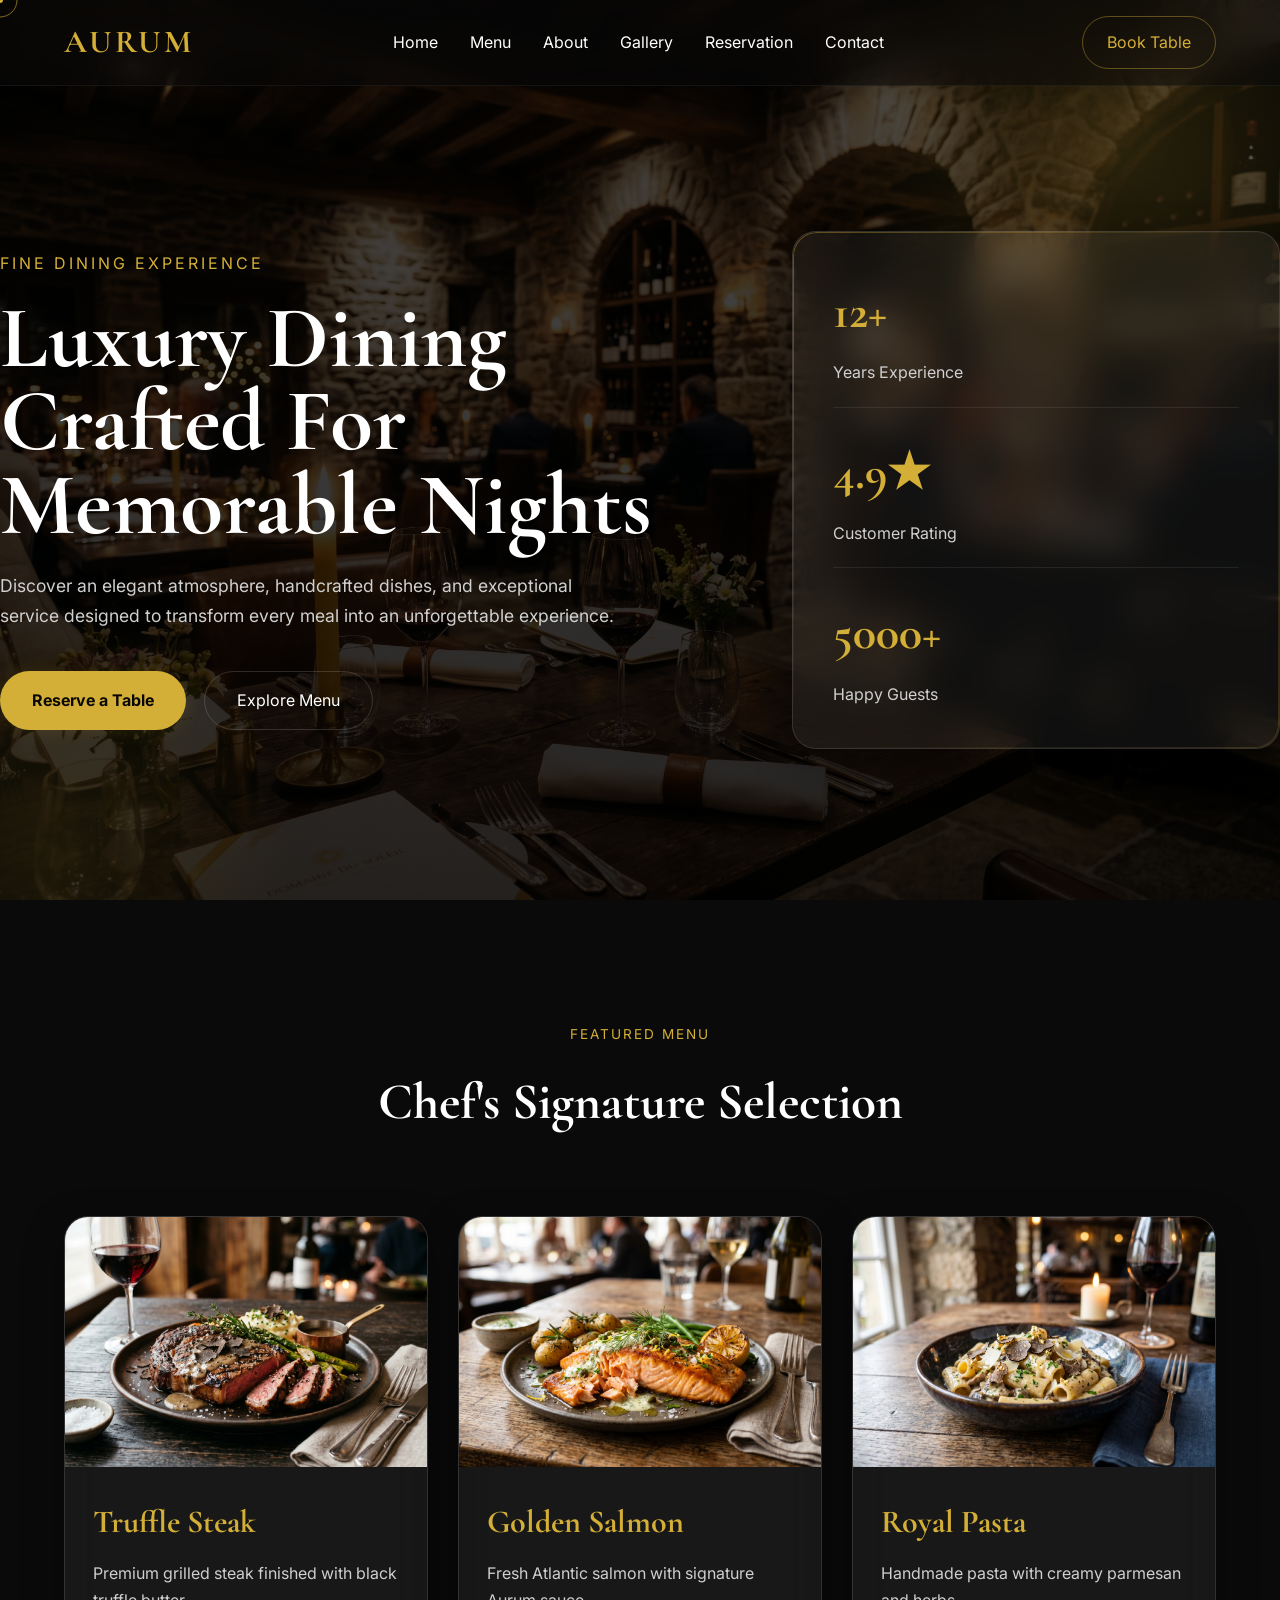
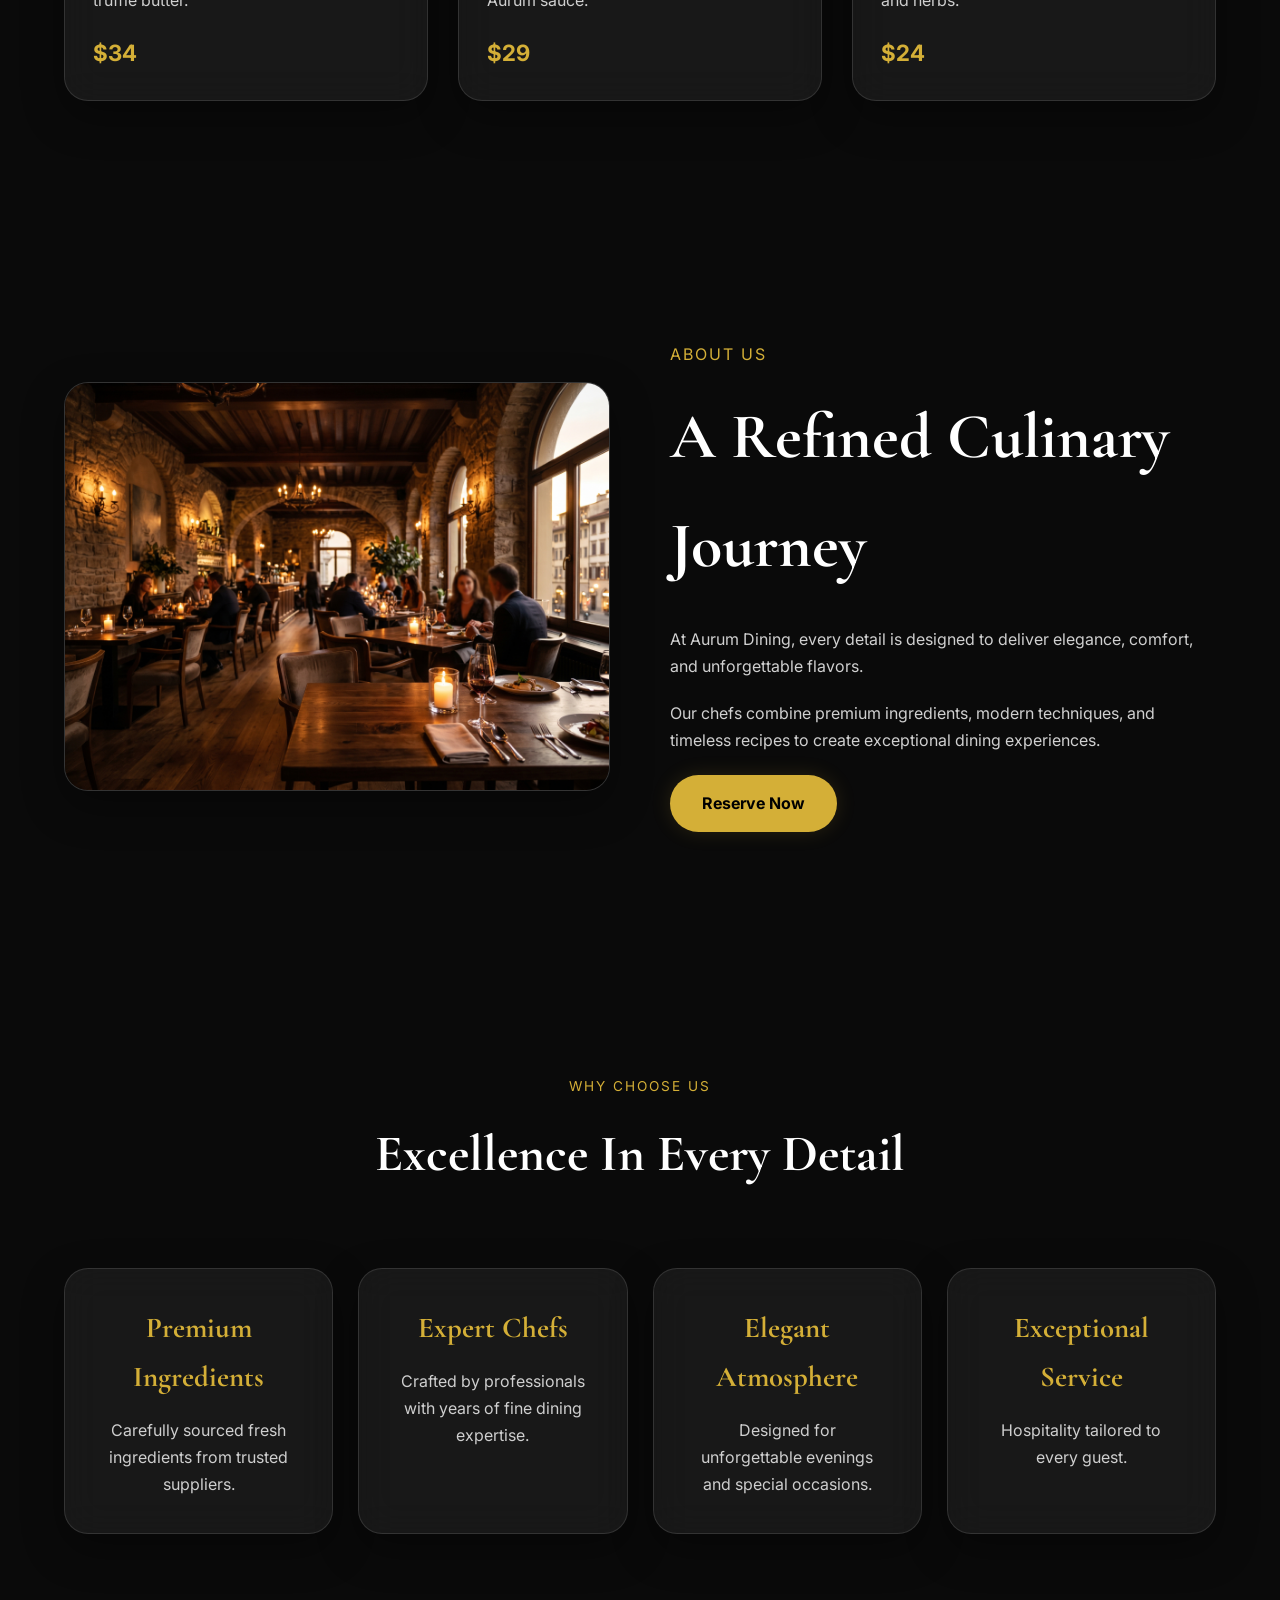
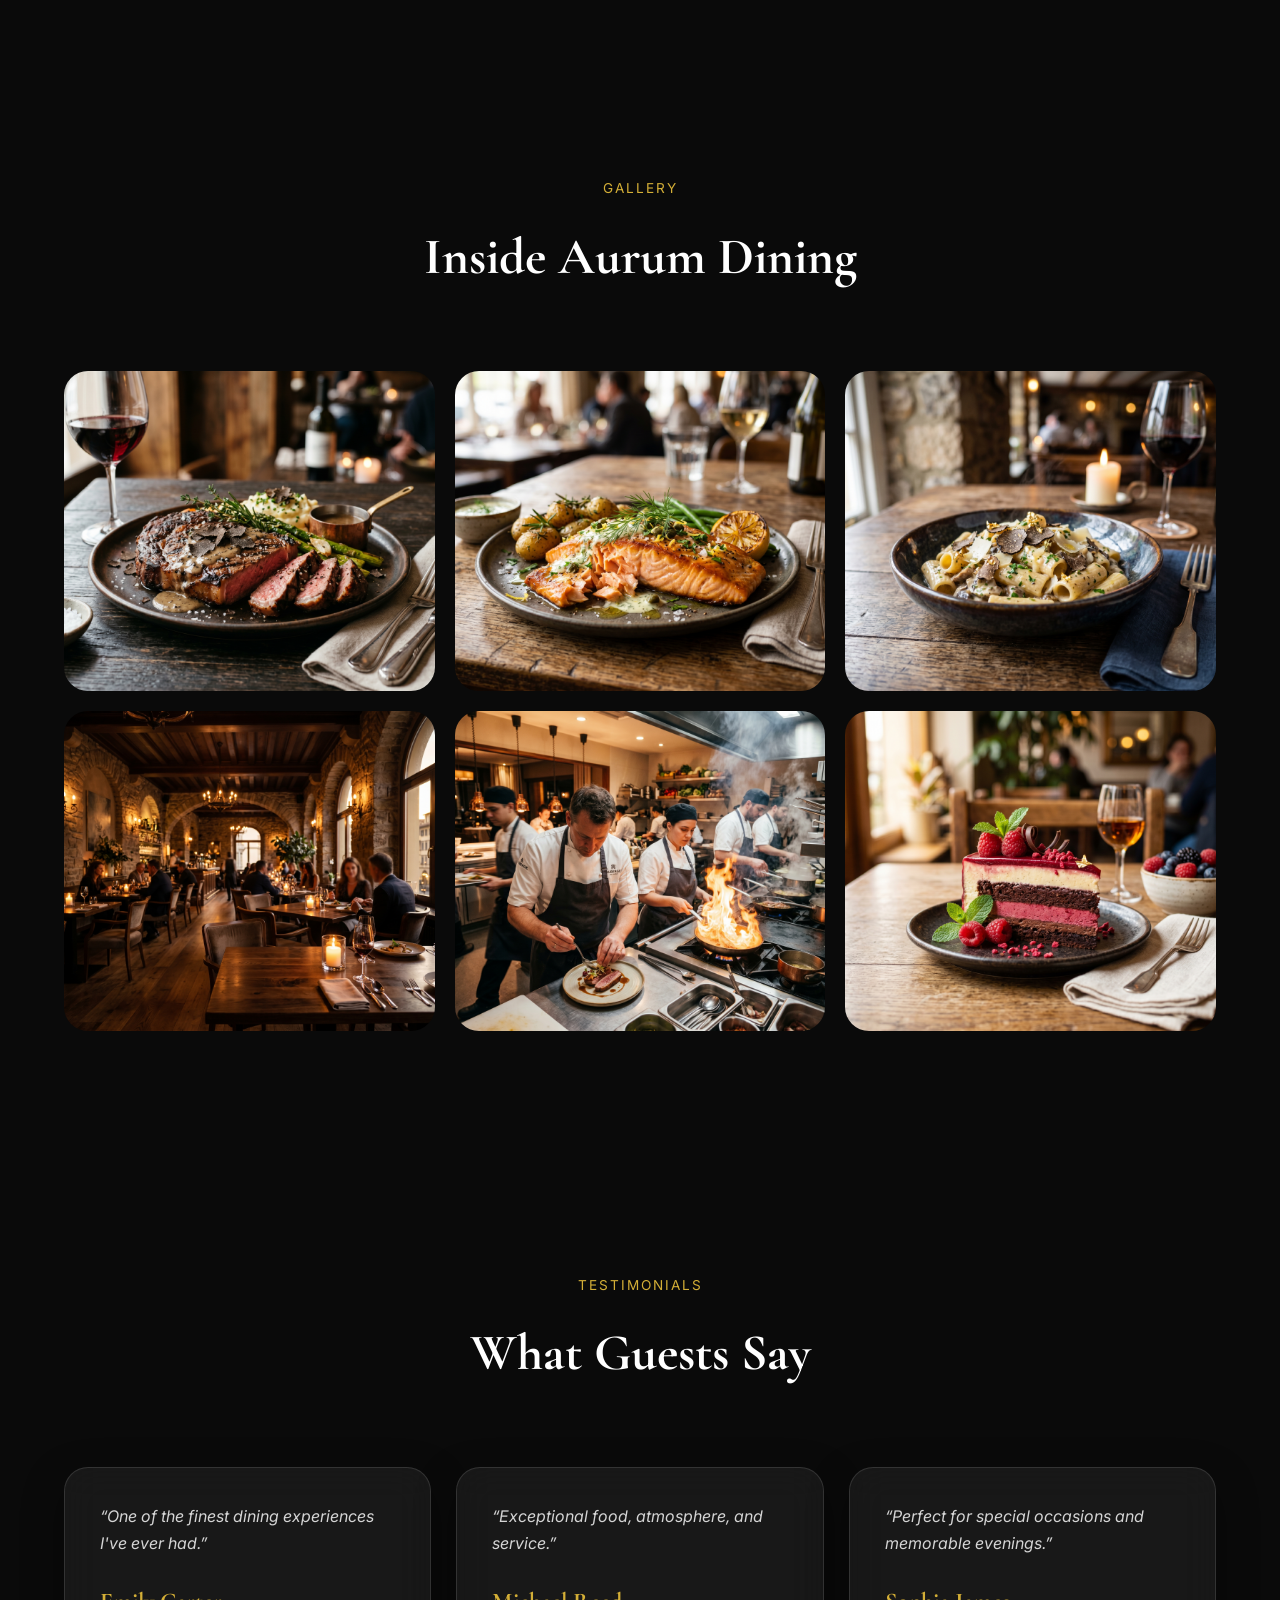
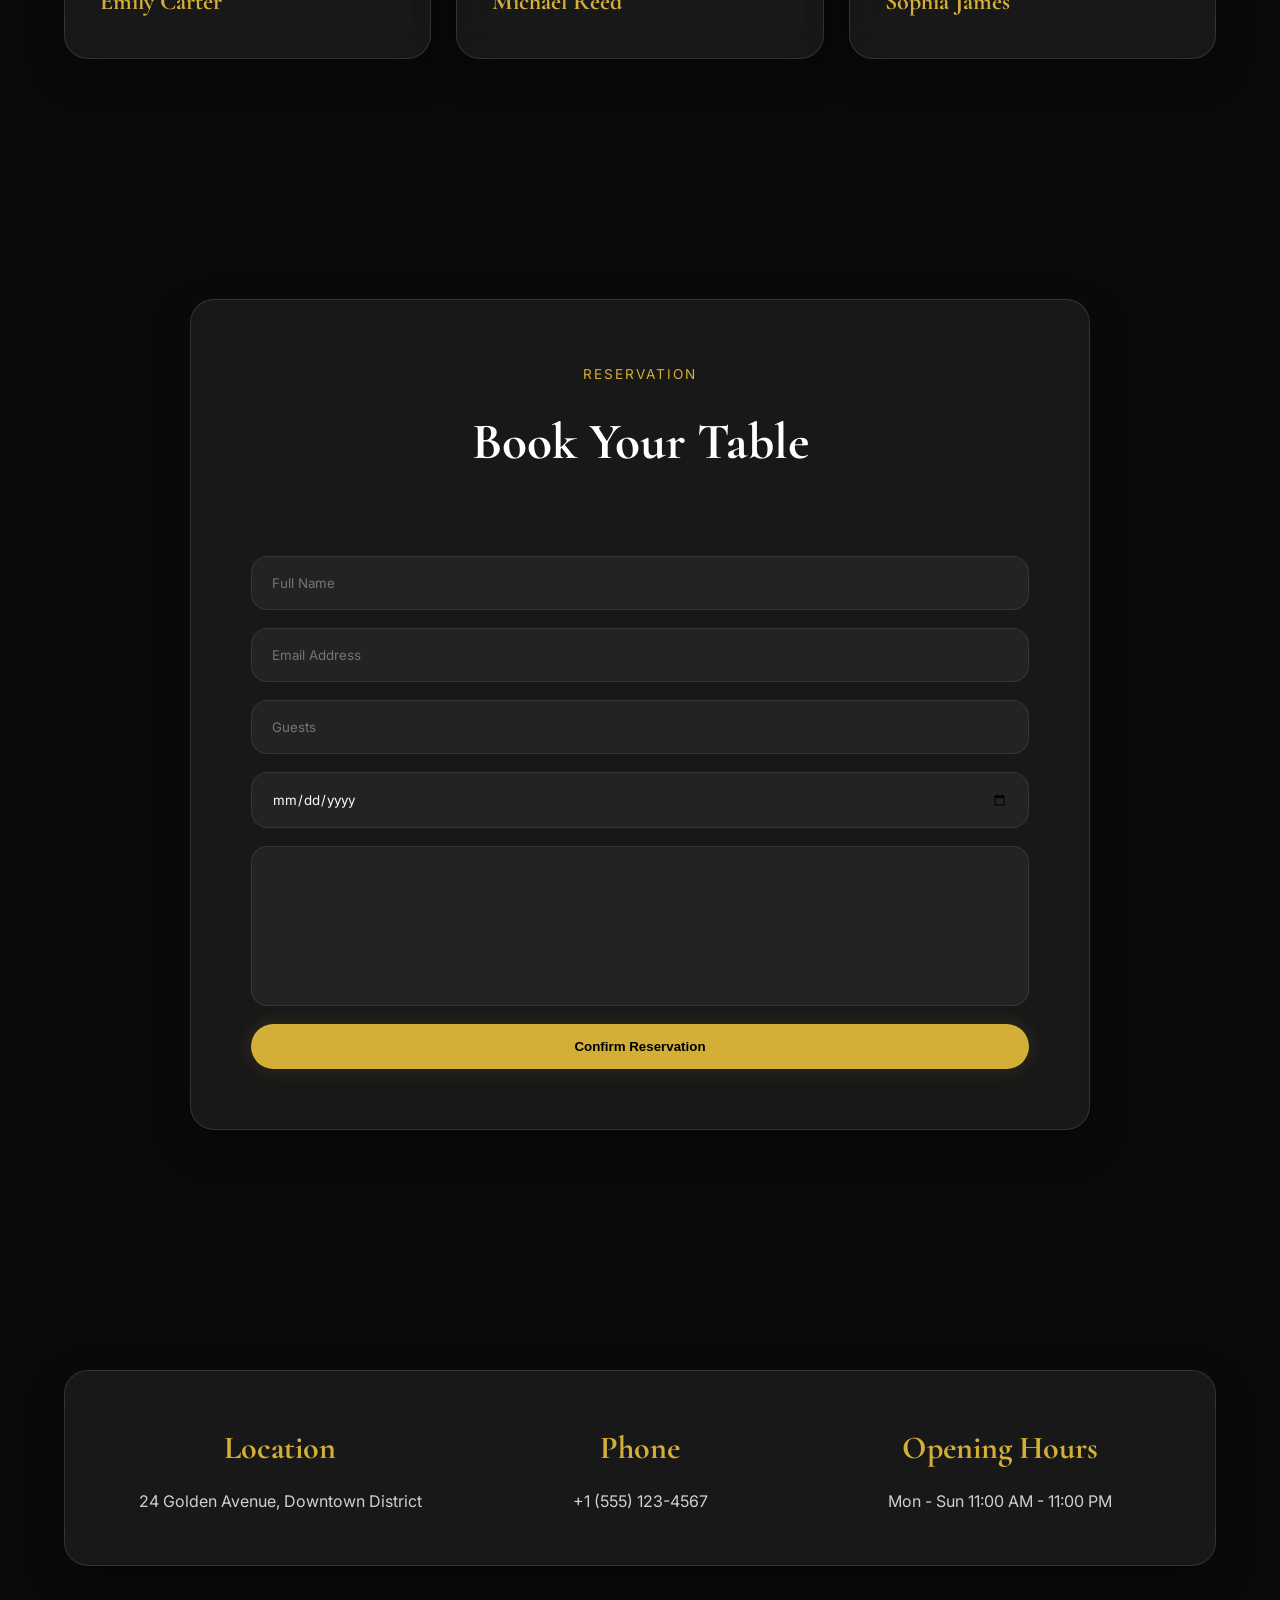
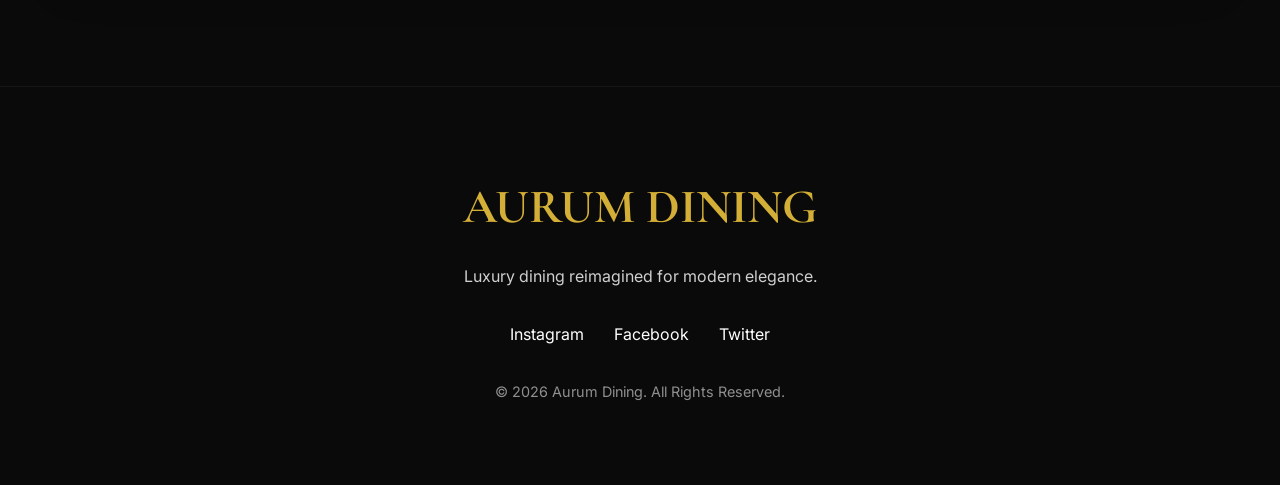
<file: restaurant/index.html>
<!DOCTYPE html>
<html lang="en">
<head>
    <meta charset="UTF-8">
    <meta name="viewport" content="width=device-width, initial-scale=1.0">
    <title>Aurum Dining | Luxury Restaurant</title>

    <link rel="preconnect" href="https://fonts.googleapis.com">
    <link rel="preconnect" href="https://fonts.gstatic.com" crossorigin>
    <link href="https://fonts.googleapis.com/css2?family=Cormorant+Garamond:wght@400;500;600;700&family=Inter:wght@300;400;500;600;700&display=swap" rel="stylesheet">

    <link rel="stylesheet" href="style.css">
</head>
<body>

    <div class="cursor-dot"></div>
    <div class="cursor-ring"></div>

    <!-- ================= NAVBAR ================= -->

    <header class="header">
        <div class="container nav-container">

            <a href="#" class="logo">
                <span>AURUM</span>
            </a>

            <nav class="nav">
                <a href="#home">Home</a>
                <a href="#dishes">Menu</a>
                <a href="#about">About</a>
                <a href="#gallery">Gallery</a>
                <a href="#reservation">Reservation</a>
                <a href="#contact">Contact</a>
            </nav>

            <button class="menu-toggle" aria-label="Menu">
                <span></span>
                <span></span>
                <span></span>
            </button>

            <a href="#reservation" class="nav-btn">
                Book Table
            </a>

        </div>
    </header>

    <!-- ================= HERO ================= -->

    <section class="hero" id="home">

        <div class="hero-overlay"></div>

        <div class="container hero-content">

            <div class="hero-text">

                <span class="hero-subtitle">
                    Fine Dining Experience
                </span>

                <h1>
                    Luxury Dining
                    Crafted For
                    Memorable Nights
                </h1>

                <p>
                    Discover an elegant atmosphere, handcrafted dishes,
                    and exceptional service designed to transform every
                    meal into an unforgettable experience.
                </p>

                <div class="hero-buttons">

                    <a href="#reservation" class="btn-primary">
                        Reserve a Table
                    </a>

                    <a href="#dishes" class="btn-secondary">
                        Explore Menu
                    </a>

                </div>

            </div>

            <div class="hero-card glass">

                <div class="hero-stat">
                    <h3>12+</h3>
                    <span>Years Experience</span>
                </div>

                <div class="hero-stat">
                    <h3>4.9★</h3>
                    <span>Customer Rating</span>
                </div>

                <div class="hero-stat">
                    <h3>5000+</h3>
                    <span>Happy Guests</span>
                </div>

            </div>

        </div>

    </section>

    <!-- ================= FEATURED DISHES ================= -->

    <section class="section" id="dishes">

        <div class="container">

            <div class="section-title">
                <span>Featured Menu</span>
                <h2>Chef's Signature Selection</h2>
            </div>

            <div class="dish-grid">

                <article class="dish-card glass">

                    <img src="assets/steak.jpeg"
                         alt="Dish">

                    <div class="dish-content">

                        <h3>Truffle Steak</h3>

                        <p>
                            Premium grilled steak finished
                            with black truffle butter.
                        </p>

                        <div class="price-row">
                            <span>$34</span>
                        </div>

                    </div>

                </article>

                <article class="dish-card glass">

                    <img src="assets/salmon.jpeg"
                         alt="Dish">

                    <div class="dish-content">

                        <h3>Golden Salmon</h3>

                        <p>
                            Fresh Atlantic salmon with
                            signature Aurum sauce.
                        </p>

                        <div class="price-row">
                            <span>$29</span>
                        </div>

                    </div>

                </article>

                <article class="dish-card glass">

                    <img src="assets/pasta.jpeg"
                         alt="Dish">

                    <div class="dish-content">

                        <h3>Royal Pasta</h3>

                        <p>
                            Handmade pasta with creamy
                            parmesan and herbs.
                        </p>

                        <div class="price-row">
                            <span>$24</span>
                        </div>

                    </div>

                </article>

            </div>

        </div>

    </section>

    <!-- ================= ABOUT ================= -->

    <section class="section" id="about">

        <div class="container about-container">

            <div class="about-image glass">

                <img src="assets/restaurant.jpg"
                     alt="Restaurant">

            </div>

            <div class="about-content">

                <span>About Us</span>

                <h2>
                    A Refined Culinary Journey
                </h2>

                <p>
                    At Aurum Dining, every detail is designed
                    to deliver elegance, comfort, and
                    unforgettable flavors.
                </p>

                <p>
                    Our chefs combine premium ingredients,
                    modern techniques, and timeless recipes
                    to create exceptional dining experiences.
                </p>

                <a href="#reservation"
                   class="btn-primary">
                    Reserve Now
                </a>

            </div>

        </div>

    </section>

    <!-- ================= WHY US ================= -->

    <section class="section">

        <div class="container">

            <div class="section-title">
                <span>Why Choose Us</span>
                <h2>Excellence In Every Detail</h2>
            </div>

            <div class="features-grid">

                <div class="feature-card glass">
                    <h3>Premium Ingredients</h3>
                    <p>
                        Carefully sourced fresh ingredients
                        from trusted suppliers.
                    </p>
                </div>

                <div class="feature-card glass">
                    <h3>Expert Chefs</h3>
                    <p>
                        Crafted by professionals with years
                        of fine dining expertise.
                    </p>
                </div>

                <div class="feature-card glass">
                    <h3>Elegant Atmosphere</h3>
                    <p>
                        Designed for unforgettable evenings
                        and special occasions.
                    </p>
                </div>

                <div class="feature-card glass">
                    <h3>Exceptional Service</h3>
                    <p>
                        Hospitality tailored to every guest.
                    </p>
                </div>

            </div>

        </div>

    </section>

    <!-- ================= GALLERY ================= -->

    <section class="section" id="gallery">

        <div class="container">

            <div class="section-title">
                <span>Gallery</span>
                <h2>Inside Aurum Dining</h2>
            </div>

            <div class="gallery-grid">

                <img src="assets/steak.jpeg" alt="">
                <img src="assets/salmon.jpeg" alt="">
                <img src="assets/pasta.jpeg" alt="">
                <img src="assets/restaurant.jpg" alt="">
                <img src="assets/chef.jpg" alt="">
                <img src="assets/dessert.jpg" alt="">

            </div>

        </div>

    </section>

    <!-- ================= TESTIMONIALS ================= -->

    <section class="section">

        <div class="container">

            <div class="section-title">
                <span>Testimonials</span>
                <h2>What Guests Say</h2>
            </div>

            <div class="testimonial-grid">

                <div class="testimonial glass">

                    <p>
                        “One of the finest dining experiences
                        I've ever had.”
                    </p>

                    <h4>Emily Carter</h4>

                </div>

                <div class="testimonial glass">

                    <p>
                        “Exceptional food, atmosphere,
                        and service.”
                    </p>

                    <h4>Michael Reed</h4>

                </div>

                <div class="testimonial glass">

                    <p>
                        “Perfect for special occasions and
                        memorable evenings.”
                    </p>

                    <h4>Sophia James</h4>

                </div>

            </div>

        </div>

    </section>

    <!-- ================= RESERVATION ================= -->

    <section class="section" id="reservation">

        <div class="container">

            <div class="reservation glass">

                <div class="section-title">
                    <span>Reservation</span>
                    <h2>Book Your Table</h2>
                </div>

                <form class="reservation-form">

                    <input
                        type="text"
                        placeholder="Full Name">

                    <input
                        type="email"
                        placeholder="Email Address">

                    <input
                        type="number"
                        placeholder="Guests">

                    <input
                        type="date">

                    <textarea
                        placeholder="Special Requests">
                    </textarea>

                    <button type="submit"
                            class="btn-primary">

                        Confirm Reservation

                    </button>

                </form>

            </div>

        </div>

    </section>

    <!-- ================= CONTACT ================= -->

    <section class="section" id="contact">

        <div class="container">

            <div class="contact-wrapper glass">

                <div>

                    <h3>Location</h3>

                    <p>
                        24 Golden Avenue,
                        Downtown District
                    </p>

                </div>

                <div>

                    <h3>Phone</h3>

                    <p>
                        +1 (555) 123-4567
                    </p>

                </div>

                <div>

                    <h3>Opening Hours</h3>

                    <p>
                        Mon - Sun
                        11:00 AM - 11:00 PM
                    </p>

                </div>

            </div>

        </div>

    </section>

    <!-- ================= FOOTER ================= -->

    <footer class="footer">

        <div class="container">

            <h2>AURUM DINING</h2>

            <p>
                Luxury dining reimagined for modern elegance.
            </p>

            <div class="footer-links">

                <a href="#">Instagram</a>
                <a href="#">Facebook</a>
                <a href="#">Twitter</a>

            </div>

            <span>
                © 2026 Aurum Dining. All Rights Reserved.
            </span>

        </div>

    </footer>

    <script src="script.js"></script>
</body>
</html>
</file>
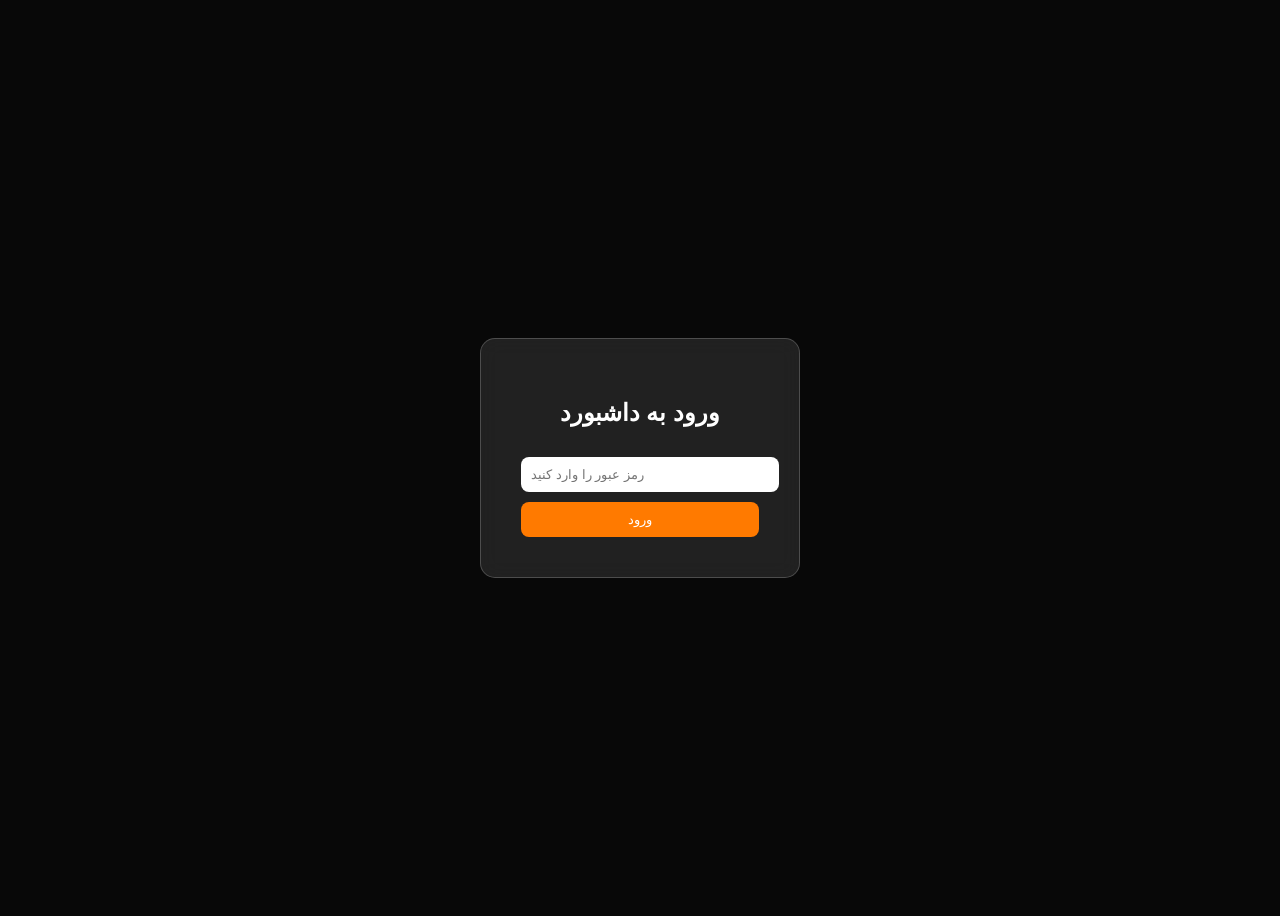
<file: css/studio/index.html>
<!DOCTYPE html>
<html lang="fa">
<head>
    <meta charset="UTF-8">
    <meta name="viewport" content="width=device-width, initial-scale=1.0">
    <title>Login</title>
    <style>
        body {
            display: flex;
            justify-content: center;
            align-items: center;
            height: 100vh;
            background: #080808;
            color: #fff;
            font-family: Arial, sans-serif;
        }
        .login-container {
            background: rgba(255, 255, 255, 0.1);
            padding: 40px;
            border-radius: 15px;
            backdrop-filter: blur(10px);
            border: 1px solid rgba(255, 255, 255, 0.2);
            text-align: center;
        }
        input {
            width: 100%;
            padding: 10px;
            margin: 10px 0;
            border: none;
            border-radius: 8px;
        }
        button {
            width: 100%;
            padding: 10px;
            background: #ff7a00;
            border: none;
            border-radius: 8px;
            color: #fff;
            cursor: pointer;
        }
        button:hover {
            background: #ff5a00;
        }
    </style>
</head>
<body>
    <div class="login-container">
        <h2>ورود به داشبورد</h2>
        <input type="password" id="password" placeholder="رمز عبور را وارد کنید">
        <button onclick="checkPassword()">ورود</button>
    </div>

    <script>
        function checkPassword() {
            const password = document.getElementById('password').value;
            const correctPassword = 'pedram123'; // این رو با رمز دلخواه خودت عوض کن

            if (password === correctPassword) {
                window.location.href = 'dashboard.html';
            } else {
                alert('رمز عبور نادرست است!');
            }
        }
    </script>
</body>
</html>
</file>
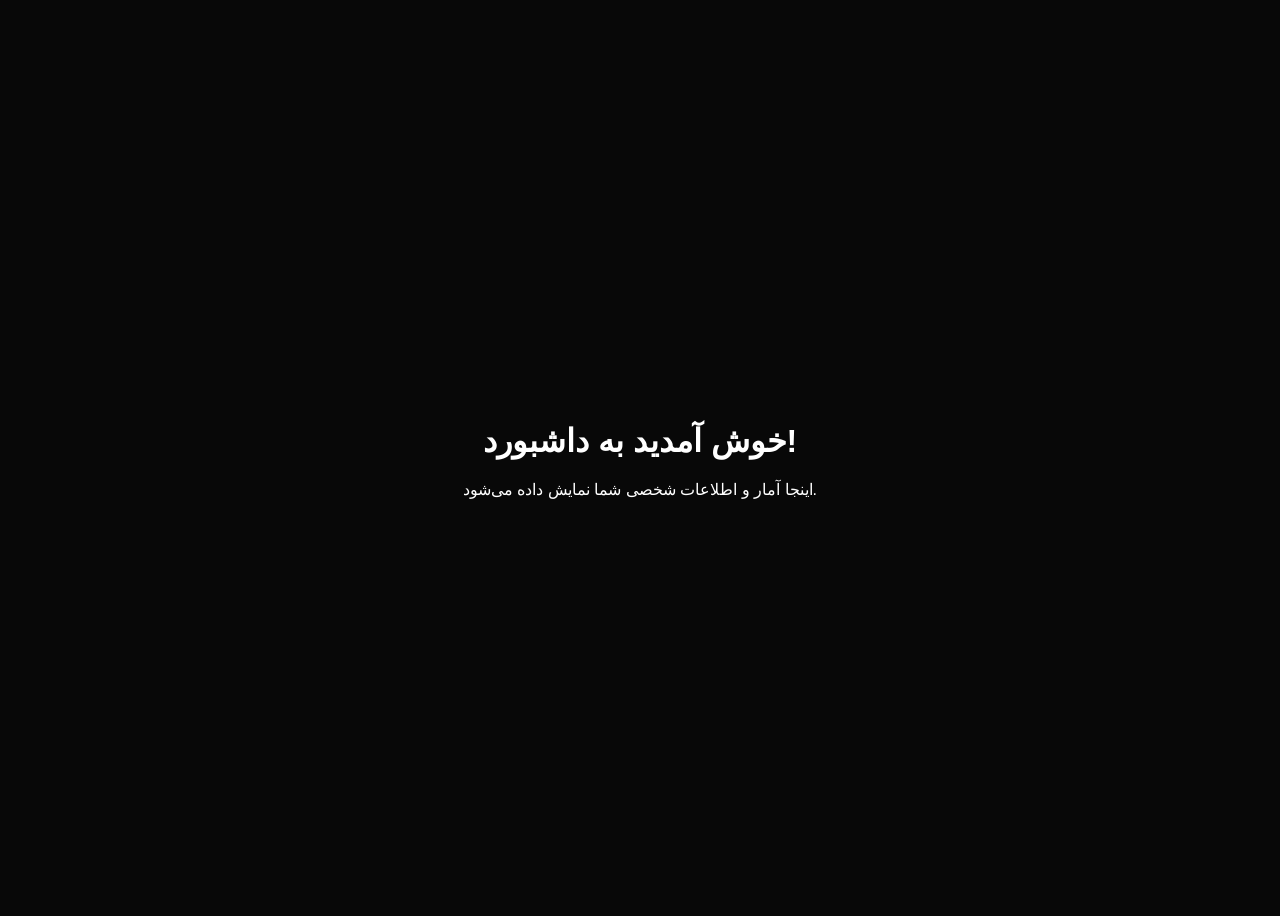
<file: css/studio/dashboard.html>
<!DOCTYPE html>
<html lang="fa">
<head>
    <meta charset="UTF-8">
    <meta name="viewport" content="width=device-width, initial-scale=1.0">
    <title>داشبورد</title>
    <style>
        body {
            background: #080808;
            color: #fff;
            font-family: Arial, sans-serif;
            display: flex;
            justify-content: center;
            align-items: center;
            height: 100vh;
        }
        .dashboard-container {
            text-align: center;
        }
        h1 {
            margin-bottom: 20px;
        }
    </style>
</head>
<body>
    <div class="dashboard-container">
        <h1>خوش آمدید به داشبورد!</h1>
        <p>اینجا آمار و اطلاعات شخصی شما نمایش داده می‌شود.</p>
    </div>
</body>
</html>
</file>
<file: restaurant/style.css>
*{
    margin:0;
    padding:0;
    box-sizing:border-box;
}

html{
    scroll-behavior:smooth;
}

body{
    font-family:'Inter',sans-serif;
    background:#0a0a0a;
    color:#ffffff;
    overflow-x:hidden;
    line-height:1.7;
    cursor:none;
}
/* ================= CUSTOM CURSOR ================= */

/* dot */
.cursor-dot{
    width:6px;
    height:6px;
    background:var(--gold);
    border-radius:50%;
    position:fixed;
    top:0;
    left:0;
    pointer-events:none;
    z-index:9999;
    transform:translate(-50%,-50%);
}

/* outer ring */
.cursor-ring{
    width:35px;
    height:35px;
    border:1px solid rgba(212,175,55,.6);
    border-radius:50%;
    position:fixed;
    top:0;
    left:0;
    pointer-events:none;
    z-index:9998;
    transform:translate(-50%,-50%);
    transition:transform .08s linear;
}

/* hover state */
.cursor-hover{
    transform:translate(-50%,-50%) scale(1.8);
    background:rgba(212,175,55,.1);
}
/* ================= VARIABLES ================= */

:root{

    --gold:#d4af37;
    --gold-light:#f2d675;

    --dark:#0a0a0a;
    --dark-2:#111111;
    --dark-3:#171717;

    --white:#ffffff;

    --glass-bg:rgba(255,255,255,.06);
    --glass-border:rgba(255,255,255,.12);

    --shadow:
    0 15px 40px rgba(0,0,0,.35);

    --gold-shadow:
    0 0 20px rgba(212,175,55,.15);

    --transition:.35s ease;
}

/* ================= SCROLLBAR ================= */

::-webkit-scrollbar{
    width:10px;
}

::-webkit-scrollbar-track{
    background:#111;
}

::-webkit-scrollbar-thumb{
    background:var(--gold);
    border-radius:999px;
}

/* ================= CONTAINER ================= */

.container{
    width:min(1200px,90%);
    margin:auto;
}

/* ================= GLOBAL ================= */

section{
    position:relative;
}

.section{
    padding:120px 0;
}

img{
    width:100%;
    display:block;
}

a{
    text-decoration:none;
    color:inherit;
}

ul{
    list-style:none;
}

h1,h2,h3,h4{
    font-family:'Cormorant Garamond',serif;
}

.section-title{
    text-align:center;
    margin-bottom:70px;
}

.section-title span{
    color:var(--gold);
    letter-spacing:2px;
    text-transform:uppercase;
    font-size:.85rem;
}

.section-title h2{
    font-size:3.2rem;
    margin-top:12px;
}

/* ================= GLASS EFFECT ================= */

.glass{

    background:var(--glass-bg);

    border:1px solid var(--glass-border);

    backdrop-filter:blur(18px);

    -webkit-backdrop-filter:blur(18px);

    box-shadow:var(--shadow);

    border-radius:24px;
}

/* ================= BUTTONS ================= */

.btn-primary{

    display:inline-flex;

    align-items:center;

    justify-content:center;

    padding:15px 32px;

    background:var(--gold);

    color:#000;

    font-weight:700;

    border-radius:999px;

    transition:var(--transition);

    box-shadow:var(--gold-shadow);
}

.btn-primary:hover{

    transform:translateY(-4px);

    box-shadow:
    0 0 30px rgba(212,175,55,.35);
}

.btn-secondary{

    display:inline-flex;

    align-items:center;

    justify-content:center;

    padding:15px 32px;

    border-radius:999px;

    border:1px solid rgba(255,255,255,.15);

    transition:var(--transition);
}

.btn-secondary:hover{

    border-color:var(--gold);

    color:var(--gold);

    transform:translateY(-4px);
}

/* ================= HEADER ================= */

.header{

    position:fixed;

    top:0;

    left:0;

    width:100%;

    z-index:999;

    background:rgba(10,10,10,.55);

    backdrop-filter:blur(16px);

    border-bottom:
    1px solid rgba(255,255,255,.05);
}

.nav-container{

    display:flex;

    align-items:center;

    justify-content:space-between;

    min-height:85px;
}

.logo{

    font-family:
    'Cormorant Garamond',serif;

    font-size:2rem;

    font-weight:700;

    letter-spacing:3px;

    color:var(--gold);
}

.nav{

    display:flex;

    gap:32px;
}

.nav a{

    position:relative;

    transition:var(--transition);
}

.nav a:hover{
    color:var(--gold);
}

.nav a::after{

    content:"";

    position:absolute;

    left:0;

    bottom:-8px;

    width:0;

    height:2px;

    background:var(--gold);

    transition:var(--transition);
}

.nav a:hover::after{
    width:100%;
}

.nav-btn{

    padding:12px 24px;

    border-radius:999px;

    border:1px solid rgba(212,175,55,.4);

    color:var(--gold);

    transition:var(--transition);
}

.nav-btn:hover{

    background:var(--gold);

    color:#000;
}

/* ================= HERO ================= */

.hero{

    min-height:100vh;

    display:flex;

    align-items:center;

    position:relative;

    overflow:hidden;

    background:
    linear-gradient(
    rgba(0,0,0,.7),
    rgba(0,0,0,.85)
    ),

    url("assets/hero-bg.jpg")
    center/cover;
}

/* decorative glow */

.hero::before{

    content:"";

    position:absolute;

    width:600px;

    height:600px;

    border-radius:50%;

    background:
    radial-gradient(
    rgba(212,175,55,.18),
    transparent 70%
    );

    top:-150px;

    right:-150px;

    pointer-events:none;
}

.hero::after{

    content:"";

    position:absolute;

    width:500px;

    height:500px;

    border-radius:50%;

    background:
    radial-gradient(
    rgba(212,175,55,.12),
    transparent 70%
    );

    left:-200px;

    bottom:-200px;

    pointer-events:none;
}

.hero-content{

    width:100%;

    display:grid;

    grid-template-columns:
    1.2fr .8fr;

    gap:60px;

    align-items:center;

    padding-top:80px;
}

/* ================= HERO TEXT ================= */

.hero-subtitle{

    display:inline-block;

    color:var(--gold);

    letter-spacing:3px;

    text-transform:uppercase;

    margin-bottom:20px;
}

.hero-text h1{

    font-size:5.5rem;

    line-height:0.95;

    margin-bottom:24px;
}

.hero-text p{

    max-width:620px;

    color:#d0d0d0;

    font-size:1.1rem;

    margin-bottom:40px;
}

.hero-buttons{

    display:flex;

    gap:18px;

    flex-wrap:wrap;
}

/* ================= HERO CARD ================= */

.hero-card{

    padding:40px;

    display:flex;

    flex-direction:column;

    gap:25px;

    position:relative;
}

.hero-card::before{

    content:"";

    position:absolute;

    inset:0;

    border-radius:24px;

    padding:1px;

    background:
    linear-gradient(
    135deg,
    rgba(212,175,55,.4),
    transparent,
    rgba(212,175,55,.2)
    );

    -webkit-mask:
    linear-gradient(#fff 0 0) content-box,
    linear-gradient(#fff 0 0);

    mask:
    linear-gradient(#fff 0 0) content-box,
    linear-gradient(#fff 0 0);

    -webkit-mask-composite:xor;
    mask-composite:exclude;
}

.hero-stat{

    padding-bottom:20px;

    border-bottom:
    1px solid rgba(255,255,255,.08);
}

.hero-stat:last-child{
    border-bottom:none;
    padding-bottom:0;
}

.hero-stat h3{

    font-size:3rem;

    color:var(--gold);

    margin-bottom:6px;
}

.hero-stat span{

    color:#d0d0d0;
}


/* ==========================================
   AURUM DINING
   STYLE.CSS
   PART 2
   DISHES + ABOUT + GALLERY + FOOTER
   ========================================== */

/* ================= DISHES ================= */

.dish-grid{

    display:grid;

    grid-template-columns:
    repeat(auto-fit,minmax(320px,1fr));

    gap:30px;
}

.dish-card{

    overflow:hidden;

    transition:var(--transition);
}

.dish-card:hover{

    transform:
    translateY(-10px);

    box-shadow:
    0 20px 50px rgba(0,0,0,.4),
    0 0 25px rgba(212,175,55,.15);
}

.dish-card img{

    height:250px;

    object-fit:cover;
}

.dish-content{

    padding:28px;
}

.dish-content h3{

    font-size:2rem;

    margin-bottom:10px;

    color:var(--gold);
}

.dish-content p{

    color:#cfcfcf;

    margin-bottom:20px;
}

.price-row{

    display:flex;

    justify-content:space-between;

    align-items:center;
}

.price-row span{

    color:var(--gold);

    font-size:1.4rem;

    font-weight:700;
}

/* ================= ABOUT ================= */

.about-container{

    display:grid;

    grid-template-columns:
    1fr 1fr;

    gap:60px;

    align-items:center;
}

.about-image{

    overflow:hidden;
}

.about-image img{

    height:100%;

    object-fit:cover;
}

.about-content span{

    color:var(--gold);

    text-transform:uppercase;

    letter-spacing:2px;
}

.about-content h2{

    font-size:4rem;

    margin:15px 0 25px;
}

.about-content p{

    color:#d0d0d0;

    margin-bottom:20px;
}

/* ================= FEATURES ================= */

.features-grid{

    display:grid;

    grid-template-columns:
    repeat(auto-fit,minmax(250px,1fr));

    gap:25px;
}

.feature-card{

    padding:35px;

    transition:var(--transition);

    text-align:center;
}

.feature-card:hover{

    transform:translateY(-8px);

    border-color:
    rgba(212,175,55,.35);
}

.feature-card h3{

    color:var(--gold);

    margin-bottom:15px;

    font-size:1.8rem;
}

.feature-card p{

    color:#cfcfcf;
}

/* ================= GALLERY ================= */

.gallery-grid{

    display:grid;

    grid-template-columns:
    repeat(3,1fr);

    gap:20px;
}

.gallery-grid img{

    border-radius:24px;

    overflow:hidden;

    height:320px;

    object-fit:cover;

    transition:.5s ease;

    cursor:pointer;
}

.gallery-grid img:hover{

    transform:
    scale(1.04);

    box-shadow:
    0 0 30px rgba(212,175,55,.2);
}

/* ================= TESTIMONIALS ================= */

.testimonial-grid{

    display:grid;

    grid-template-columns:
    repeat(auto-fit,minmax(300px,1fr));

    gap:25px;
}

.testimonial{

    padding:35px;
}

.testimonial p{

    color:#d5d5d5;

    margin-bottom:25px;

    font-style:italic;
}

.testimonial h4{

    color:var(--gold);

    font-size:1.5rem;
}

/* ================= RESERVATION ================= */

.reservation{

    max-width:900px;

    margin:auto;

    padding:60px;
}

.reservation-form{

    display:grid;

    gap:18px;
}

.reservation-form input,
.reservation-form textarea{

    width:100%;

    border:none;

    outline:none;

    padding:18px 20px;

    border-radius:16px;

    background:
    rgba(255,255,255,.05);

    color:white;

    border:
    1px solid rgba(255,255,255,.08);

    font-family:inherit;
}

.reservation-form textarea{

    resize:none;

    min-height:160px;
}

.reservation-form input:focus,
.reservation-form textarea:focus{

    border-color:
    rgba(212,175,55,.4);

    box-shadow:
    0 0 15px rgba(212,175,55,.12);
}

.reservation-form button{

    border:none;

    cursor:pointer;
}

/* ================= CONTACT ================= */

.contact-wrapper{

    display:grid;

    grid-template-columns:
    repeat(3,1fr);

    gap:30px;

    padding:50px;
}

.contact-wrapper div{

    text-align:center;
}

.contact-wrapper h3{

    color:var(--gold);

    margin-bottom:12px;

    font-size:2rem;
}

.contact-wrapper p{

    color:#d0d0d0;
}

/* ================= FOOTER ================= */

.footer{

    padding:80px 0;

    border-top:
    1px solid rgba(255,255,255,.05);

    text-align:center;
}

.footer h2{

    color:var(--gold);

    font-size:3rem;

    margin-bottom:15px;
}

.footer p{

    color:#cfcfcf;

    margin-bottom:30px;
}

.footer-links{

    display:flex;

    justify-content:center;

    gap:30px;

    margin-bottom:30px;
}

.footer-links a{

    transition:var(--transition);
}

.footer-links a:hover{

    color:var(--gold);
}

.footer span{

    color:#8f8f8f;

    font-size:.9rem;
}

/* ================= REVEAL ANIMATION ================= */

.reveal{

    opacity:0;

    transform:translateY(50px);

    transition:
    opacity .8s ease,
    transform .8s ease;
}

.reveal.active{

    opacity:1;

    transform:translateY(0);
}


/* ==========================================
   RESPONSIVE
   ========================================== */

/* ===== DESKTOP CURSOR ONLY ===== */

@media (hover: hover) and (pointer: fine){

    body{
        cursor:none;
    }

    .cursor-dot,
    .cursor-ring{
        display:block;
    }
}

@media (hover: none), (pointer: coarse){

    .cursor-dot,
    .cursor-ring{
        display:none;
    }
}

/* ===== TABLET ===== */

@media (max-width:1100px){

    .hero-content{
        grid-template-columns:1fr;
        text-align:center;
        gap:50px;
    }

    .hero-text h1{
        font-size:4.5rem;
        line-height:1;
    }

    .hero-text p{
        margin:auto;
    }

    .hero-buttons{
        justify-content:center;
    }

    .hero-card{
        max-width:550px;
        margin:auto;
    }

    .about-container{
        grid-template-columns:1fr;
        text-align:center;
    }

    .about-content h2{
        font-size:3rem;
    }

    .contact-wrapper{
        grid-template-columns:1fr;
        gap:25px;
    }
}

/* ===== MOBILE NAVIGATION ===== */

.menu-toggle{
    display:none;
    flex-direction:column;
    gap:6px;
    background:none;
    border:none;
    cursor:pointer;
    z-index:1001;
}

.menu-toggle span{
    width:28px;
    height:2px;
    background:var(--white);
    transition:.3s ease;
}

@media (max-width:992px){

    .nav{

        position:fixed;

        top:85px;
        left:-100%;

        width:100%;
        height:calc(100vh - 85px);

        background:rgba(10,10,10,.96);

        backdrop-filter:blur(20px);

        display:flex;
        flex-direction:column;

        justify-content:center;
        align-items:center;

        gap:30px;

        transition:.4s ease;
    }

    .nav.active{
        left:0;
    }

    .nav a{
        font-size:1.2rem;
    }

    .menu-toggle{
        display:flex;
    }

    .nav-btn{
        display:none;
    }
}

/* ===== HAMBURGER ANIMATION ===== */

.menu-toggle.active span:nth-child(1){
    transform:translateY(8px) rotate(45deg);
}

.menu-toggle.active span:nth-child(2){
    opacity:0;
}

.menu-toggle.active span:nth-child(3){
    transform:translateY(-8px) rotate(-45deg);
}

/* ===== SMALL TABLET ===== */

@media (max-width:900px){

    .dish-grid{
        grid-template-columns:1fr;
    }

    .features-grid{
        grid-template-columns:1fr 1fr;
    }

    .gallery-grid{
        grid-template-columns:1fr 1fr;
    }

    .section-title h2{
        font-size:2.6rem;
    }
}

/* ===== MOBILE ===== */

@media (max-width:768px){

    .section{
        padding:80px 0;
    }

    .hero-text h1{
        font-size:3.2rem;
    }

    .hero-subtitle{
        font-size:.8rem;
    }

    .section-title h2{
        font-size:2.2rem;
    }

    .about-content h2{
        font-size:2.5rem;
    }

    .features-grid{
        grid-template-columns:1fr;
    }

    .gallery-grid{
        grid-template-columns:1fr;
    }

    .gallery-grid img{
        height:260px;
    }

    .reservation{
        padding:35px 25px;
    }

    .contact-wrapper{
        padding:35px 25px;
    }
}

/* ===== SMALL MOBILE ===== */

@media (max-width:500px){

    .hero-text h1{
        font-size:2.6rem;
    }

    .hero-text p{
        font-size:1rem;
    }

    .hero-buttons{
        flex-direction:column;
        gap:12px;
    }

    .btn-primary,
    .btn-secondary{
        width:100%;
    }

    .hero-stat h3{
        font-size:2.2rem;
    }

    .dish-content h3{
        font-size:1.6rem;
    }

    .about-content h2{
        font-size:2rem;
    }

    .footer h2{
        font-size:2rem;
    }

    .footer-links{
        flex-direction:column;
        gap:10px;
    }

    .reservation{
        padding:25px 20px;
    }
}
</file>
